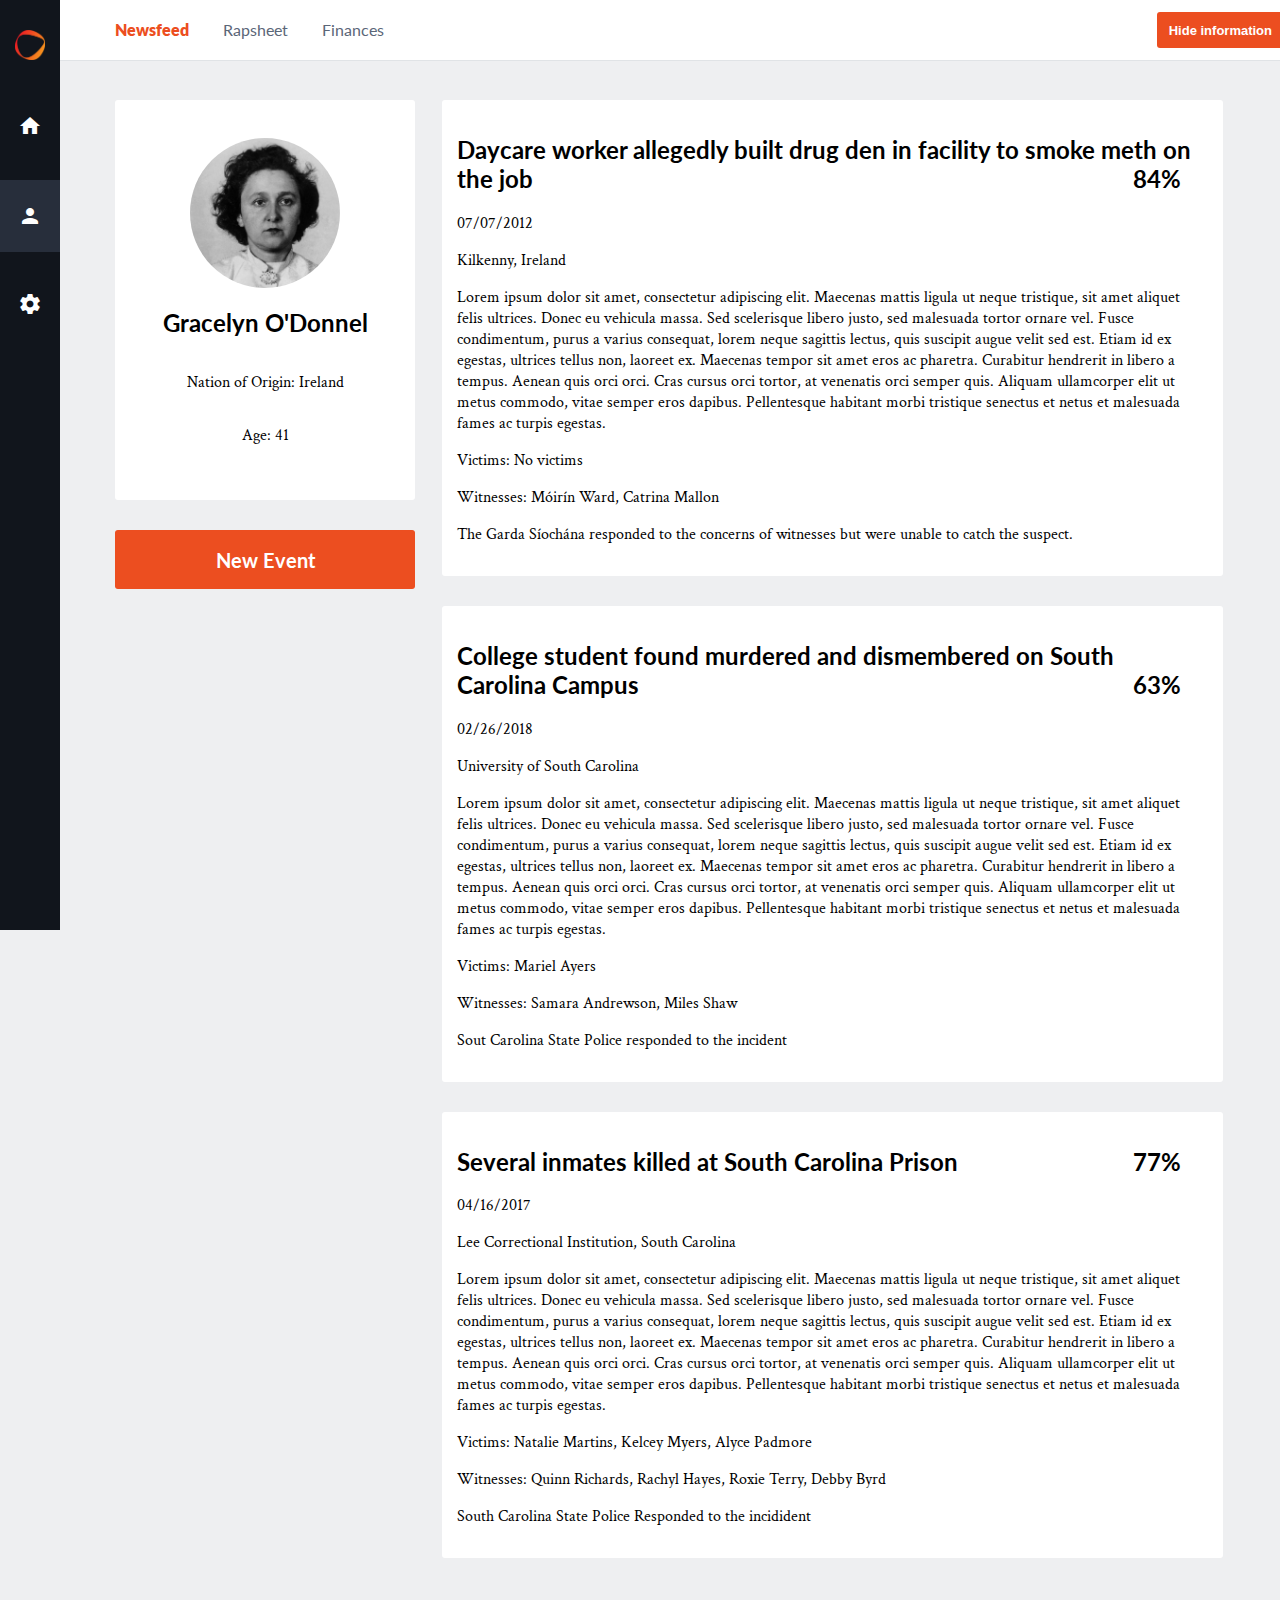
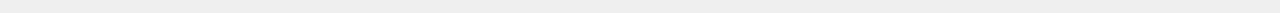
<file: news.html>
<!doctype html>
<html lang="en">

<head>
	<meta charset="utf-8">
	<link rel="stylesheet" href="">
	<title>NSS Intelligence Agency</title>
</head>

<body>

</body>

</html>
<!doctype html>
<html lang="en">

<head>
	<meta charset="utf-8">
	<link rel="stylesheet" href="styles.css">
	<link rel="stylesheet" href="news.css">
	<link rel="stylesheet" href="make-Profile.css">
	<link href="https://fonts.googleapis.com/icon?family=Material+Icons|Lato|Crimson+Text" rel="stylesheet">
	<title>NSS Intelligence Agency</title>
	<link rel="shortcut icon" type="image/png" href="img/nss.png" />
</head>

<body>

	<nav>
		<span class='nav--logo'>
			<img src='img/nss.png'>
		</span>
		<a href='index.html'>
			<i class="material-icons " id='home'>home</i>
		</a>
		<a href='newsfeed.html' class='active'>
			<i class="material-icons active">person</i>
		</a>
		<i class="material-icons">settings</i>
	</nav>

	<div class='content'>
		<div class='content--header news--fix'>
			<span class='subnav'>
				<a href='news.html' class='subactive'>Newsfeed</a>
				<a href='rapsheet.html'>Rapsheet</a>
				<a href='finance.html'>Finances</a>
			</span>
			<button id='refreshData' class='button--refresh news--hide--fix'>Hide information</button>

		</div>

		<div class='content--body--news'>
			<div id="blur__page" class="hide">
				<div class="add__box">
						<span class='add__box__close' id='close__box'>&times;</span>
						<h2>New Event</h2>
						<span class="inputs">
							<label for="eventName">Name of event</label>
							<input type='text' id='eventName' placeholder="Enter event name">

							<label for="eventRating">Rating</label>
							<input type='text' id='eventRating' placeholder="Enter rating percentage">
							
							<label for="eventDate">Date</label>
							<input type='text' id='eventDate' placeholder="Enter event date">

							<label for="eventLocation">Location</label>
							<input type='text' id='eventLocation' placeholder="Enter event Location">
							
							<label for="eventDescription">Description</label>
							<input type='text' id='eventDescription' placeholder="Enter event description">

							<label for="eventWitnesses">Witnesses</label>
							<input type='text' id='eventWitnesses' placeholder="Enter event Witnesses separated by commas">

							<label for="eventVictims">Victims</label>
							<input type='text' id='eventVictims' placeholder="Enter event Victims separated by commas">

							<label for="eventLaw">Law</label>
							<input type='text' id='eventLaw' placeholder="Enter the law enforcement that responded">
							
							<button id='createEvent'>Create Event</button>
						</span>
				</div>
			</div>
			<div class="col__left">
				<div id="side__profile" class="card">

				</div>
				<div class="new__event card">
					<button id="event__add"><h2>New Event</h2></button>
				</div>
			</div>
			<div class="col__right">
				<div id="news__events">

				</div>
			</div>
			<!-- PRIMARY CONTENT HERE -->

		</div>

	</div>

	<!-- ALL JAVASCRIPT FILES HERE -->
	<script src="make-Profile.js"></script>
	<script src="newsDataMaker.js"></script>
	<script src="newsDataLoad.js"></script>
	<script src="newsDataSave.js"></script>
	<script src="newsDataPrint.js"></script>
	<script src="newsMain.js"></script>
	<script src="newsMakeNew.js"></script>
</body>

</html>
</file>
<file: styles.css>
:root {
    --primaryColor: #11151C;
    --accentColor: #EC4E20;
    --backgroundColor: rgb(238, 239, 241);
    --accentGray:  rgb(224, 227, 230);
    --warningColor: #FF9505;
    --chartColor: #039BE5;
    --successColor: #6cc551;

    --primaryFont: 'lato';
    --secondaryFont: 'crimson text';
}

h1, h2, h3, h4, h5, a {
    font-family: var(--primaryFont);
}

a, button {
    text-decoration: none;
    cursor: pointer;
}

p {
    font-family: var(--secondaryFont);
}

body {
    margin: 0;
    display: flex;
}

/* NAVIGATION */

nav {
    display: flex;
    flex-direction: column;
    align-items: center;
    width: 60px;
    height: 100vh;
    padding: 30px 0 0 0;
    background-color: var(--primaryColor);
    position: fixed;
    left: 0;
    top: 0;
    z-index: 3;
}

nav > span > img {
    width: 30px;
    margin: 0 0 50px 0;
}


.material-icons {
    color: white;
    font-size: 24px;
    margin: 0 0 50px 0;
}

.active {
    display: flex;
    justify-content: center;
    align-items: center;
    background-color: rgb(39, 46, 59);
    width: 100%;
    height: 40px;
    text-align: center;
    margin: 0 0 40px 0;
    padding-top: 24px;
}

/* Content structure and styling */

.content {
    display: flex;
    flex-direction: column;
    width: 100%;
    height: 100vh;
}

.content--header {
    height: 60px;
    background-color: white;
    display: flex;
    justify-content: space-between;
    align-items: center;
    padding: 0px 30px 0 100px;
    border-bottom: 1px solid var(--accentGray);
}

.subnav > .subactive {
    color: var(--accentColor);
    font-weight: 800;
}

.subnav > a {
    margin: 15px;
    color: #5B6678;
}

.subnav > a:hover {
    color: var(--primaryColor);
}

.content--header > button {
    height: 36px;
    font-size: 13px;
    font-weight: 600;
    padding: 5px 12px 5px 12px;
    background-color: var(--accentColor);
    border: none;
    border-radius: 3px;
    color: white;
}

.content--header > button:hover {
    opacity: .7;
}


.content--body {
    display: flex;
    justify-content: space-between;
    background-color: var(--backgroundColor);
    padding: 40px 80px 0 150px;
    height: 100%;
}

.card {
    background-color: white;
    border-radius: 3px;
}
</file>
<file: news.css>
body{
	background-color:var(--backgroundColor)!important;
}

.content--body--news{
	background-color:var(--backgroundColor);
	display: flex;
	padding:40px 30px 0px 30px;
	margin-top:60px;
}

#news__events{
	display:flex;
	flex-wrap: wrap;
	align-items: center; 
	justify-content: center;
	width:100%;
	margin:0 0 25px;
}

.col__right{
	width: 75%;
}

.event{
	margin:0 0 30px;
	padding:15px;
	width:90%;
}

.topline{
	width:100%;
	clear:both;
}

.topline h2{
	float: left;
}

.rating{
	float: right;
	width: 10%;
}

.news--fix{
	height: 60px;
    position: fixed;
    top: 0;
    width: 100%;
}

.news--hide--fix{
	margin-right:7.5%;
}

.new__event{
	margin-top:30px;
	border-radius: 5px;
	margin-left:85px;
	width: 300px;
	background-color:var(--accentColor);
	text-align: center;
}

#event__add{
	border-radius: 3px;
	width: 100%;
	background-color: var(--accentColor);
	border: none;
}

.new__event h2{
	color:white;
}

#blur__page{
	z-index: 1;
	position:fixed;
	top:0;
	width: 100%;
	height: 100%;
	background-color: rgba(0,0,0,0.6);
	display: flex;
	position: fixed;
}

.add__box{
	width: 600px;
	height: 725px;
	text-align: center;
	background-color:white;
	border-radius: 3px;
	margin:auto;
}

.add__box__close {
    color: var(--primaryColor);
	float: right;
	margin-right:5px;
    font-size: 32px;
    font-weight: var(--mediumWeight);
}

.add__box__close:hover {
    color: #000;
    cursor: pointer;
}

.inputs {
	display: flex;
	text-align: left;
    flex-direction: column;
    padding-bottom: 30px;
}

.inputs label{
	margin-left:25px;
}

.inputs > input {
    height: 34px;
    margin-bottom: 15px;
    padding-left: 10px;
    border: 1px solid var(--accentGray);
}

.inputs > textarea {
	padding: 15px 0 0 15px;
	margin: 0 20px;
    height: 40px;
    resize: none;
    border: 1px solid var(--accentGray);
}

.inputs > label {
    font-family: 'lato';
    font-size: 12px;
    font-weight: 600;
    padding-bottom: 8px;
}

#createEvent{
	border-radius: 3px;
	width: 30%;
	height:40px;
	color:white;
	margin: 0 auto;
	background-color: var(--accentColor);
	border: none;
}

.hide {
    display: none !important;
}
</file>
<file: make-Profile.css>
#side__profile{
	margin-left:85px;
	background-color: white;
	width:300px;
	height:400px;
	display:flex;
	flex-direction: column;
	align-items:center;
	justify-content: center;
}

.side__profile__img{
	width:150px;
	height: 150px;
	border-radius:150px;
}
</file>
